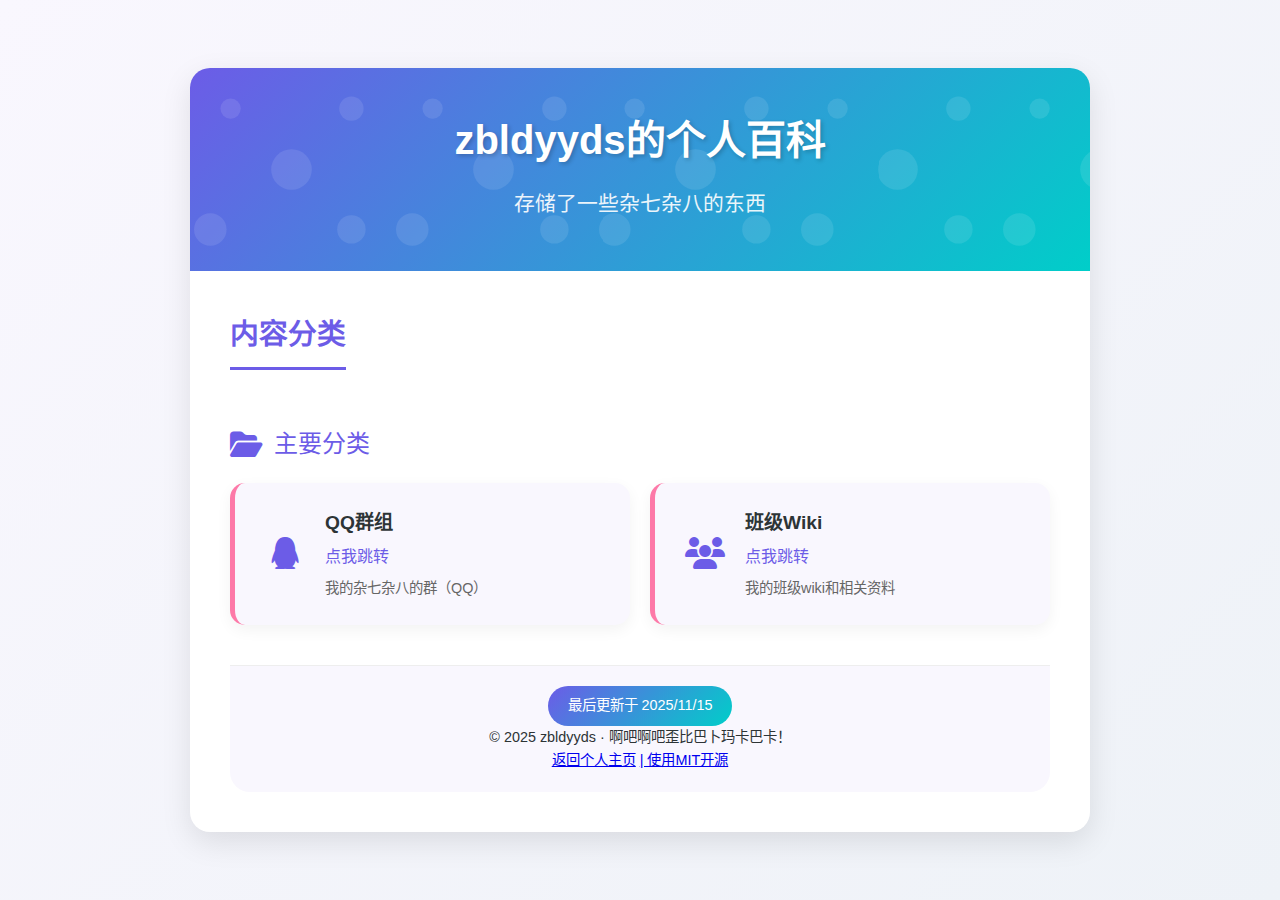
<file: index.html>
<!DOCTYPE html>
<html lang="zh-CN">
<head>
    <meta charset="UTF-8">
    <meta name="viewport" content="width=device-width, initial-scale=1.0">
    <title>zbldyyds的个人百科</title>
    <link rel="stylesheet" href="https://cdnjs.cloudflare.com/ajax/libs/font-awesome/6.4.0/css/all.min.css">
    <link rel="stylesheet" href="style.css">
    

</head>
<body>
    <div class="container">
        <header>
            <div class="decoration"></div>
            <div class="header-content">
                <h2>zbldyyds的个人百科</h2>
                <p class="subtitle">存储了一些杂七杂八的东西</p>
            </div>
        </header>
        
        <div class="content">
            <h3>内容分类</h3>
            
            <div class="category-title">
                <i class="fas fa-folder-open"></i>主要分类
            </div>
            
            <div class="link-grid">
                <div class="link-card">
                    <div class="link-icon">
                        <i class="fab fa-qq"></i>
                    </div>
                    <div class="link-content">
                        <div class="link-title">QQ群组</div>
                        <a href="./qun/" class="link-url" target="_blank">
                            点我跳转
                        </a>
                        <p class="link-description">我的杂七杂八的群（QQ）</p>
                    </div>
                </div>
                
                <div class="link-card">
                    <div class="link-icon">
                        <i class="fas fa-users"></i>
                    </div>
                    <div class="link-content">
                        <div class="link-title">班级Wiki</div>
                        <a href="./class" class="link-url" target="_blank">
                            点我跳转
                        </a>
                        <p class="link-description">我的班级wiki和相关资料</p>
                    </div>
                </div>
            </div>
            
            <div class="footer">
                <p class="update-info">最后更新于 2025/11/15</p>
                <p>© 2025 zbldyyds · 啊吧啊吧歪比巴卜玛卡巴卡！</p>
                <a href="./index.html" class="home-link">返回个人主页</a>
                <a href="https://github.com/zbldyyds/zbldyyds.github.io" class="home-link">| 使用MIT开源</a>
            </div>
        </div>
    </div>
</body>
</html>
</file>
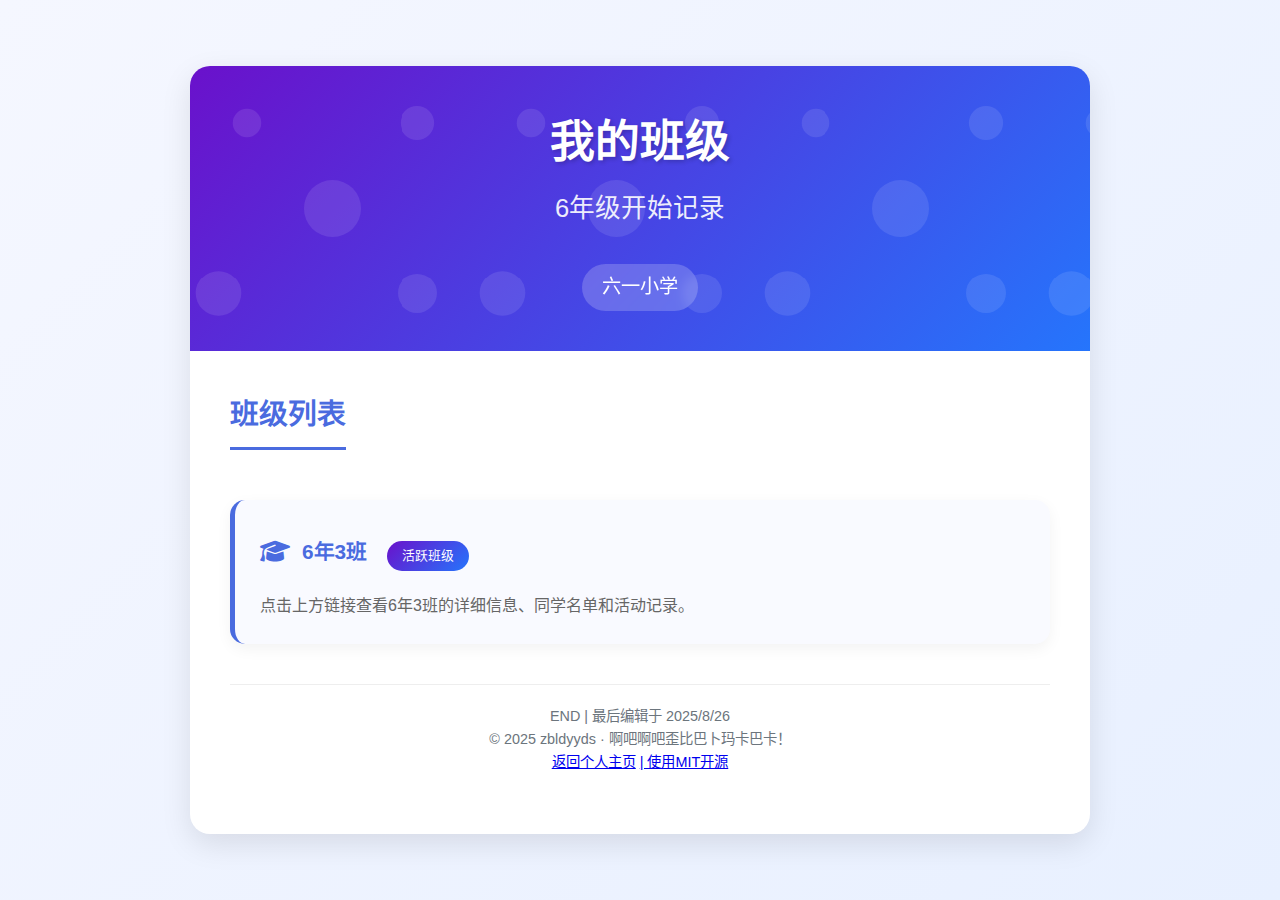
<file: class/index.html>
<!DOCTYPE html>
<html lang="zh-CN">
<head>
    <meta charset="UTF-8">
    <meta name="viewport" content="width=device-width, initial-scale=1.0">
    <title>我的班级 - 六一小学</title>
    <link rel="stylesheet" href="https://cdnjs.cloudflare.com/ajax/libs/font-awesome/6.4.0/css/all.min.css">
    <style>
        * {
            margin: 0;
            padding: 0;
            box-sizing: border-box;
            font-family: 'Segoe UI', 'Microsoft YaHei', sans-serif;
        }
        
        :root {
            --primary: #4a6bdf;
            --secondary: #6c757d;
            --success: #28a745;
            --info: #17a2b8;
            --warning: #ffc107;
            --danger: #dc3545;
            --light: #f8f9fa;
            --dark: #343a40;
            --gradient: linear-gradient(135deg, #6a11cb 0%, #2575fc 100%);
            --card-shadow: 0 10px 30px rgba(0, 0, 0, 0.1);
            --transition: all 0.3s ease;
        }
        
        body {
            background: linear-gradient(135deg, #f5f7ff 0%, #e8f0ff 100%);
            color: #333;
            line-height: 1.6;
            min-height: 100vh;
            padding: 20px;
            display: flex;
            flex-direction: column;
            align-items: center;
            justify-content: center;
        }
        
        .container {
            width: 100%;
            max-width: 900px;
            background: white;
            border-radius: 20px;
            box-shadow: var(--card-shadow);
            overflow: hidden;
        }
        
        header {
            background: var(--gradient);
            color: white;
            padding: 40px 30px;
            text-align: center;
            position: relative;
        }
        
        .header-content {
            position: relative;
            z-index: 2;
        }
        
        .decoration {
            position: absolute;
            top: 0;
            left: 0;
            width: 100%;
            height: 100%;
            opacity: 0.1;
            z-index: 1;
            background: url('data:image/svg+xml;utf8,<svg xmlns="http://www.w3.org/2000/svg" viewBox="0 0 100 100"><circle cx="20" cy="20" r="5" fill="white"/><circle cx="50" cy="50" r="10" fill="white"/><circle cx="80" cy="80" r="7" fill="white"/><circle cx="10" cy="80" r="8" fill="white"/><circle cx="80" cy="20" r="6" fill="white"/></svg>');
        }
        
        h1 {
            font-size: 2.8rem;
            margin-bottom: 10px;
            font-weight: 800;
            text-shadow: 2px 2px 4px rgba(0, 0, 0, 0.2);
        }
        
        h2 {
            font-size: 1.6rem;
            font-weight: 400;
            margin-bottom: 20px;
            opacity: 0.9;
        }
        
        .school-name {
            display: inline-block;
            background: rgba(255, 255, 255, 0.2);
            padding: 8px 20px;
            border-radius: 30px;
            font-size: 1.2rem;
            margin-top: 15px;
            backdrop-filter: blur(5px);
        }
        
        .content {
            padding: 40px;
        }
        
        h3 {
            color: var(--primary);
            font-size: 1.8rem;
            margin-bottom: 25px;
            padding-bottom: 10px;
            border-bottom: 3px solid var(--primary);
            display: inline-block;
        }
        
        .class-card {
            background: #f9faff;
            border-radius: 15px;
            padding: 25px;
            margin: 25px 0;
            box-shadow: 0 5px 15px rgba(0, 0, 0, 0.05);
            transition: var(--transition);
            border-left: 5px solid var(--primary);
        }
        
        .class-card:hover {
            transform: translateY(-5px);
            box-shadow: 0 8px 25px rgba(0, 0, 0, 0.1);
        }
        
        .class-link {
            display: inline-flex;
            align-items: center;
            color: var(--primary);
            text-decoration: none;
            font-size: 1.3rem;
            font-weight: 600;
            transition: var(--transition);
            padding: 10px 0;
        }
        
        .class-link i {
            margin-right: 12px;
            font-size: 1.5rem;
        }
        
        .class-link:hover {
            color: #2575fc;
            transform: translateX(5px);
        }
        
        .footer {
            text-align: center;
            margin-top: 40px;
            padding: 20px;
            color: var(--secondary);
            font-size: 0.9rem;
            border-top: 1px solid #eee;
        }
        
        .badge {
            display: inline-block;
            background: var(--gradient);
            color: white;
            padding: 5px 15px;
            border-radius: 20px;
            font-size: 0.8rem;
            margin-left: 15px;
            vertical-align: middle;
        }
        
        @media (max-width: 768px) {
            h1 {
                font-size: 2.2rem;
            }
            
            h2 {
                font-size: 1.3rem;
            }
            
            .content {
                padding: 25px;
            }
            
            .class-card {
                padding: 20px;
            }
            
            .class-link {
                font-size: 1.1rem;
            }
        }
        
        @media (max-width: 480px) {
            header {
                padding: 30px 20px;
            }
            
            h1 {
                font-size: 1.8rem;
            }
            
            h2 {
                font-size: 1.1rem;
            }
            
            .content {
                padding: 20px 15px;
            }
            
            h3 {
                font-size: 1.5rem;
            }
            
            .class-link {
                font-size: 1rem;
            }
            
            .badge {
                display: block;
                margin: 10px 0 0 0;
                width: fit-content;
            }
        }
    </style>
</head>
<body>
    <div class="container">
        <header>
            <div class="decoration"></div>
            <div class="header-content">
                <h1>我的班级</h1>
                <h2>6年级开始记录</h2>
                <div class="school-name">六一小学</div>
            </div>
        </header>
        
        <div class="content">
            <h3>班级列表</h3>
            
            <div class="class-card">
                <a href="https://zbldyyds.github.io/class/6_3class.html" target="_blank" rel="noopener" class="class-link">
                    <i class="fas fa-graduation-cap"></i>
                    6年3班
                </a>
                <span class="badge">活跃班级</span>
                <p style="margin-top: 15px; color: #666;">点击上方链接查看6年3班的详细信息、同学名单和活动记录。</p>
            </div>
            
            <div class="footer">
                <p>END | 最后编辑于 2025/8/26</p>
                <p>© 2025 zbldyyds · 啊吧啊吧歪比巴卜玛卡巴卡！</p>
            <a href="../index.html" class="home-link">返回个人主页</a>
            <a href="https://github.com/zbldyyds/zbldyyds.github.io" class="home-link">| 使用MIT开源</a>
            </div>
        </div>

    </div>
</body>

</html>
</file>
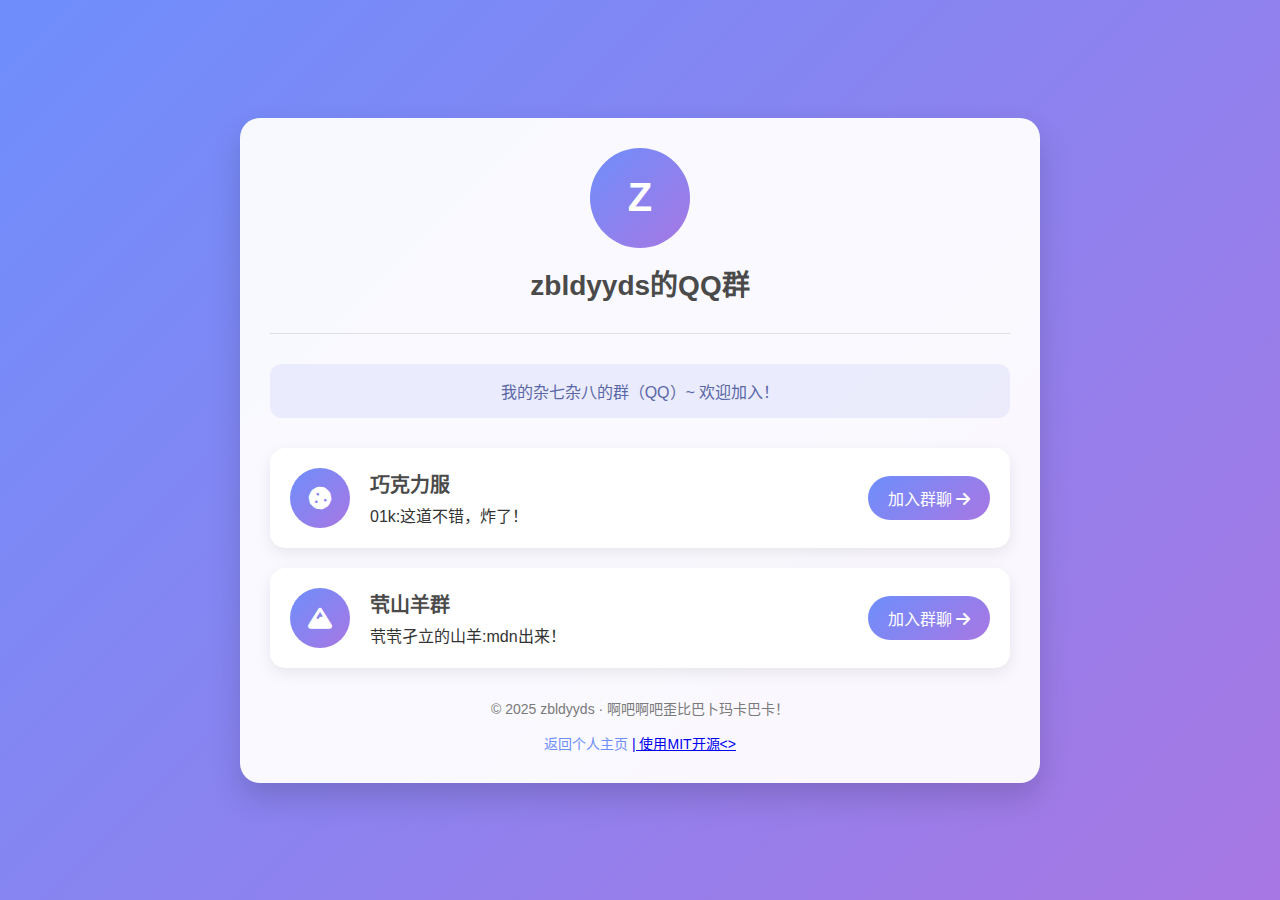
<file: qun/index.html>
<!DOCTYPE html>
<html lang="zh-CN">
<head>
    <meta charset="utf-8">
    <meta name="viewport" content="width=device-width, initial-scale=1.0">
    <title>zbldyyds - 杂七杂八的QQ群</title>
    <link rel="stylesheet" href="https://cdnjs.cloudflare.com/ajax/libs/font-awesome/6.4.0/css/all.min.css">
    <style>
                * {
            margin: 0;
            padding: 0;
            box-sizing: border-box;
            font-family: 'Segoe UI', Tahoma, Geneva, Verdana, sans-serif;
        }
        
        body {
            background: linear-gradient(135deg, #6e8efb, #a777e3);
            color: #333;
            min-height: 100vh;
            padding: 20px;
            display: flex;
            flex-direction: column;
            align-items: center;
            justify-content: center;
        }
        
        .container {
            max-width: 800px;
            width: 100%;
            background: rgba(255, 255, 255, 0.95);
            border-radius: 20px;
            padding: 30px;
            box-shadow: 0 15px 30px rgba(0, 0, 0, 0.15);
        }
        
        header {
            text-align: center;
            margin-bottom: 30px;
            padding-bottom: 20px;
            border-bottom: 1px solid rgba(0, 0, 0, 0.1);
        }
        
        .avatar {
            width: 100px;
            height: 100px;
            border-radius: 50%;
            margin: 0 auto 15px;
            background: linear-gradient(135deg, #6e8efb, #a777e3);
            display: flex;
            align-items: center;
            justify-content: center;
            color: white;
            font-size: 40px;
            font-weight: bold;
        }
        
        h1 {
            color: #4a4a4a;
            margin-bottom: 10px;
            font-size: 28px;
        }
        
        .description {
            background: rgba(107, 119, 229, 0.1);
            padding: 15px;
            border-radius: 12px;
            margin-bottom: 30px;
            text-align: center;
            color: #5a67a7;
            font-size: 16px;
        }
        
        .groups-container {
            display: flex;
            flex-direction: column;
            gap: 20px;
            margin-bottom: 30px;
        }
        
        .group-card {
            background: white;
            border-radius: 15px;
            padding: 20px;
            box-shadow: 0 5px 15px rgba(0, 0, 0, 0.08);
            transition: transform 0.3s, box-shadow 0.3s;
            display: flex;
            align-items: center;
        }
        
        .group-card:hover {
            transform: translateY(-5px);
            box-shadow: 0 10px 25px rgba(0, 0, 0, 0.15);
        }
        
        .group-icon {
            width: 60px;
            height: 60px;
            border-radius: 50%;
            background: linear-gradient(135deg, #6e8efb, #a777e3);
            display: flex;
            align-items: center;
            justify-content: center;
            color: white;
            font-size: 24px;
            margin-right: 20px;
            flex-shrink: 0;
        }
        
        .group-info {
            flex-grow: 1;
        }
        
        .group-name {
            font-size: 20px;
            margin-bottom: 5px;
            color: #4a4a4a;
        }
        
        .group-link {
            display: inline-block;
            padding: 10px 20px;
            background: linear-gradient(135deg, #6e8efb, #a777e3);
            color: white;
            text-decoration: none;
            border-radius: 50px;
            font-weight: 500;
            transition: all 0.3s;
        }
        
        .group-link:hover {
            background: linear-gradient(135deg, #5d7ce0, #9666d3);
            box-shadow: 0 5px 15px rgba(107, 119, 229, 0.4);
        }
        
        footer {
            text-align: center;
            margin-top: 30px;
            color: #7a7a7a;
            font-size: 14px;
        }
        
        .home-link {
            display: inline-block;
            margin-top: 15px;
            color: #6e8efb;
            text-decoration: none;
            font-weight: 500;
        }
        
        .home-link:hover {
            text-decoration: underline;
        }
        
        @media (max-width: 768px) {
            .container {
                padding: 20px;
            }
            
            .group-card {
                flex-direction: column;
                text-align: center;
            }
            
            .group-icon {
                margin-right: 0;
                margin-bottom: 15px;
            }
            
            h1 {
                font-size: 24px;
            }
        }
    </style>
</head>
<body>
    <div class="container">
        <header>
            <div class="avatar">Z</div>
            <h1>zbldyyds的QQ群</h1>
        </header>
        
        <div class="description">
            <p>我的杂七杂八的群（QQ）~ 欢迎加入！</p>
        </div>
        
        <div class="groups-container">
            <div class="group-card">
                <div class="group-icon">
                    <i class="fas fa-cookie"></i>
                </div>
                <div class="group-info">
                    <h3 class="group-name">巧克力服</h3>
                    <p>01k:这道不错，炸了！</p>
                </div>
                <a href="qklf.html" target="_blank" rel="noopener" class="group-link">
                    加入群聊 <i class="fas fa-arrow-right"></i>
                </a>
            </div>
            
            <div class="group-card">
                <div class="group-icon">
                    <i class="fas fa-mountain"></i>
                </div>
                <div class="group-info">
                    <h3 class="group-name">茕山羊群</h3>
                    <p>茕茕孑立的山羊:mdn出来！</p>
                </div>
                <a href="qsyq.html" target="_blank" rel="noopener" class="group-link">
                    加入群聊 <i class="fas fa-arrow-right"></i>
                </a>
            </div>
        </div>
        
        <footer>
            <p>© 2025 zbldyyds · 啊吧啊吧歪比巴卜玛卡巴卡！</p>
            <a href="https://zbldyyds.github.io/" class="home-link">返回个人主页</a>
            <a href="https://github.com/zbldyyds/zbldyyds.github.io">| 使用MIT开源<>
        </footer>
    </div>

    <script>
        // 添加简单的动画效果
        document.addEventListener('DOMContentLoaded', function() {
            const groupCards = document.querySelectorAll('.group-card');
            
            groupCards.forEach((card, index) => {
                // 添加延迟显示效果
                card.style.opacity = '0';
                card.style.transform = 'translateY(20px)';
                
                setTimeout(() => {
                    card.style.transition = 'opacity 0.5s, transform 0.5s';
                    card.style.opacity = '1';
                    card.style.transform = 'translateY(0)';
                }, 200 + (index * 150));
            });
        });
    </script>
</body>
</html>
</file>
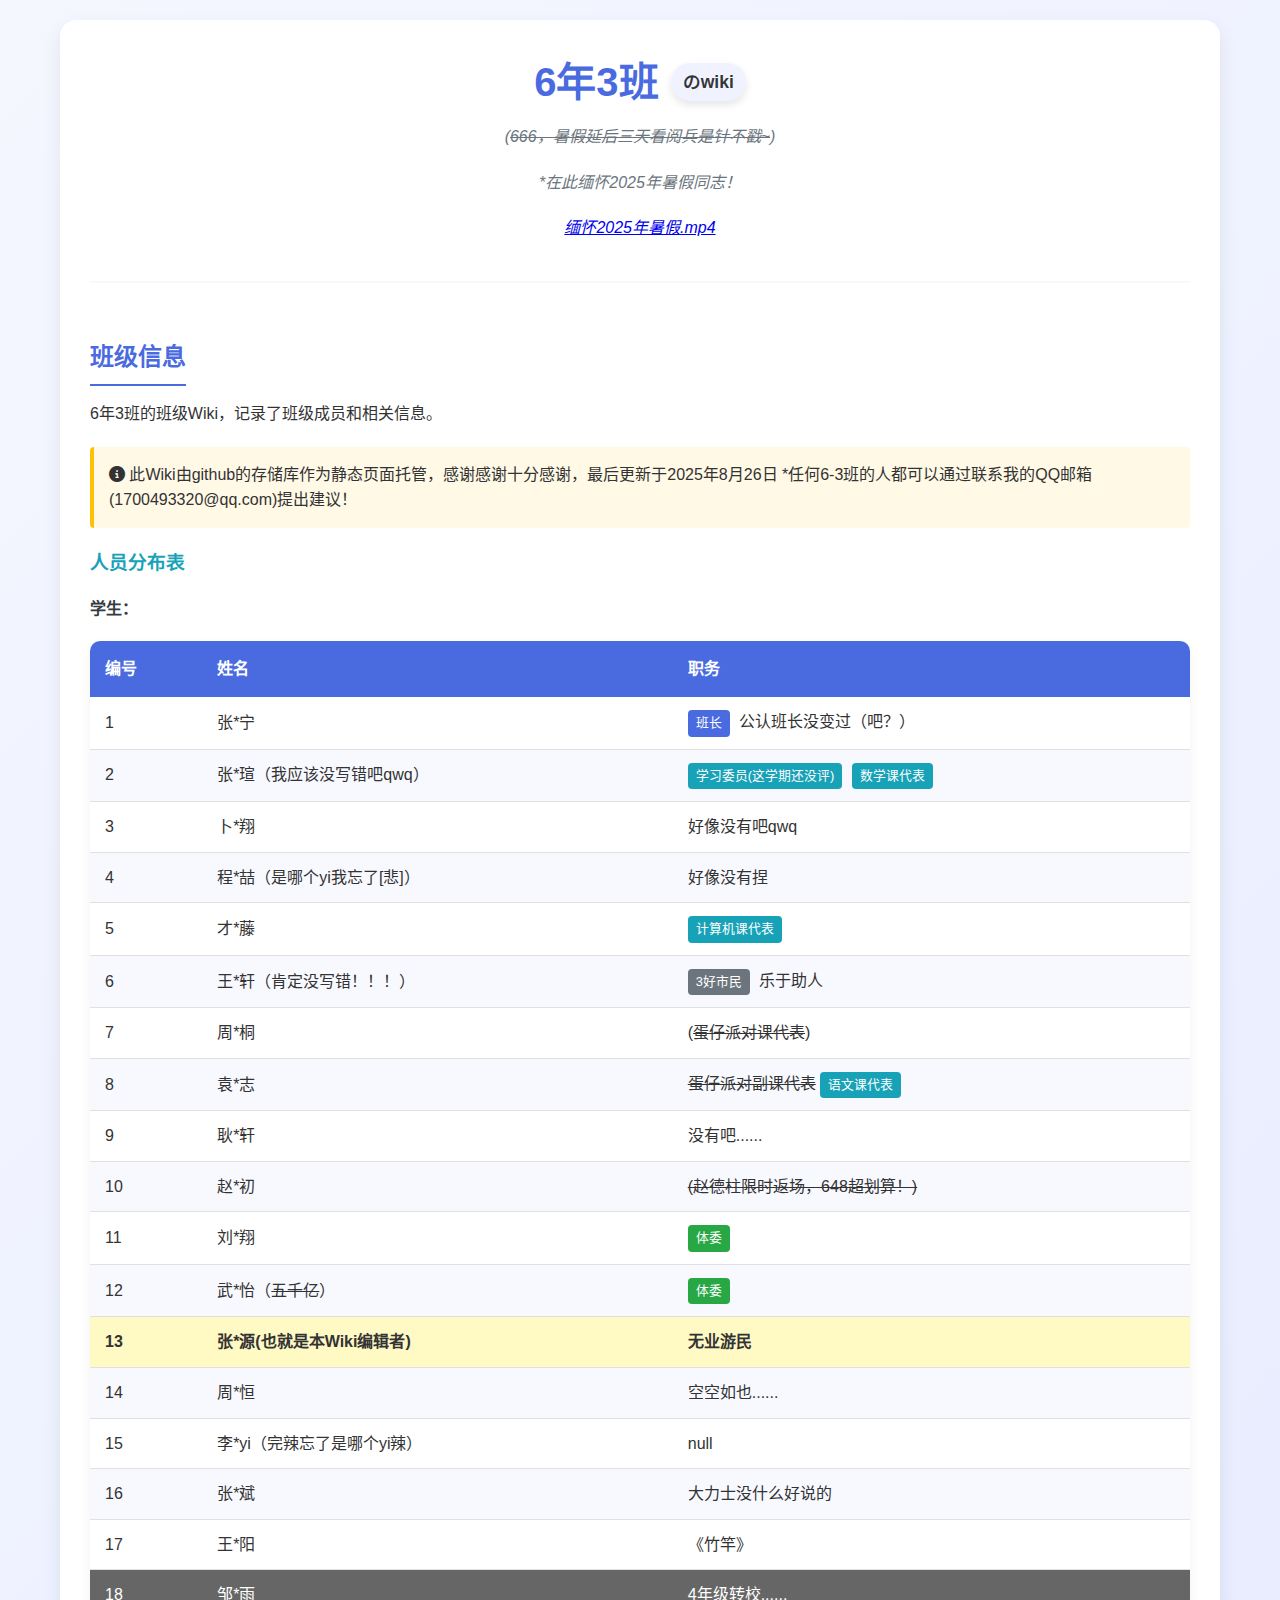
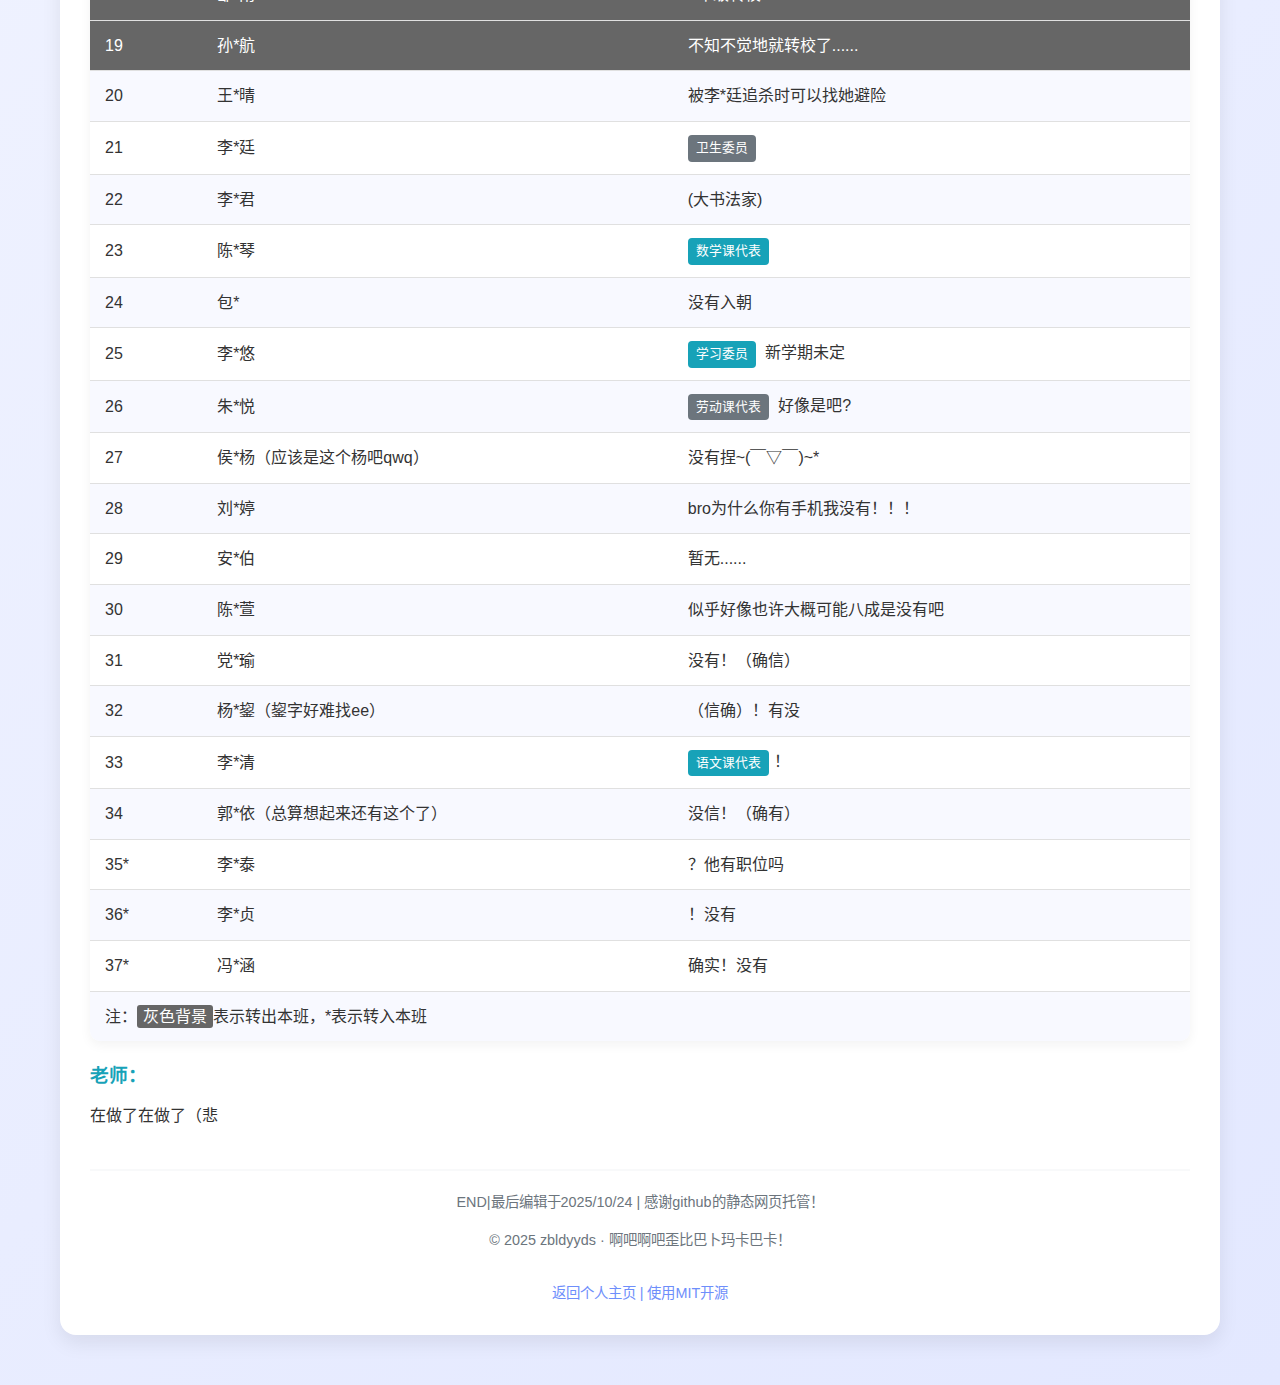
<file: class/6_3class.html>
<!DOCTYPE html>
<html lang="zh-CN">
<head>
    <meta charset="UTF-8">
    <meta name="viewport" content="width=device-width, initial-scale=1.0">
    <title>6年3班班级Wiki</title>
    <link rel="stylesheet" href="https://cdnjs.cloudflare.com/ajax/libs/font-awesome/6.4.0/css/all.min.css">
    <style>
        :root {
            --primary: #4a6bdf;
            --secondary: #6c757d;
            --success: #28a745;
            --info: #17a2b8;
            --warning: #ffc107;
            --danger: #dc3545;
            --light: #f8f9fa;
            --dark: #343a40;
            --bg-gradient: linear-gradient(135deg, #f5f7ff 0%, #e3e8ff 100%);
            --card-shadow: 0 8px 20px rgba(0, 0, 0, 0.08);
            --transition: all 0.3s ease;
        }

        * {
            margin: 0;
            padding: 0;
            box-sizing: border-box;
            font-family: 'Segoe UI', 'Microsoft YaHei', sans-serif;
        }

        body {
            background: var(--bg-gradient);
            color: #333;
            line-height: 1.6;
            padding: 20px;
            max-width: 1200px;
            margin: 0 auto;
        }

        .container {
            background: white;
            border-radius: 16px;
            box-shadow: var(--card-shadow);
            padding: 30px;
            margin-bottom: 30px;
        }

        header {
            text-align: center;
            margin-bottom: 30px;
            padding-bottom: 20px;
            border-bottom: 2px solid var(--light);
        }

        h1 {
            color: var(--primary);
            font-size: 2.5rem;
            margin-bottom: 10px;
            display: flex;
            align-items: center;
            justify-content: center;
            flex-wrap: wrap;
        }

        h1 .wiki-badge {
            background: #F0F3FF;
            color: rgba(0, 0, 0, 0.8);
            font-family: Arial, Helvetica, sans-serif;
            font-size: 1.1rem;
            padding: 5px 12px;
            border-radius: 20px;
            margin-left: 12px;
            font-weight: 700;
            box-shadow: 0 4px 8px rgba(0, 0, 0, 0.1);
        }

        .subtitle {
            color: var(--secondary);
            font-style: italic;
            margin-bottom: 20px;
        }

        h2 {
            color: var(--primary);
            margin: 25px 0 15px;
            padding-bottom: 8px;
            border-bottom: 2px solid var(--primary);
            display: inline-block;
        }

        h3 {
            color: var(--info);
            margin: 20px 0 12px;
        }

        h4 {
            color: var(--dark);
            margin: 18px 0 10px;
        }

        p {
            margin-bottom: 15px;
        }

        .note {
            background: #fff9e6;
            padding: 15px;
            border-left: 4px solid var(--warning);
            border-radius: 4px;
            margin: 20px 0;
        }

        .student-table {
            width: 100%;
            border-collapse: collapse;
            margin: 20px 0;
            box-shadow: 0 4px 12px rgba(0, 0, 0, 0.05);
            border-radius: 10px;
            overflow: hidden;
        }

        .student-table th {
            background: var(--primary);
            color: white;
            padding: 15px;
            text-align: left;
        }

        .student-table tr:nth-child(even) {
            background: #f8f9ff;
        }

        .student-table tr:hover {
            background: #e6eeff;
            transition: var(--transition);
        }

        .student-table td {
            padding: 12px 15px;
            border-bottom: 1px solid #e0e0e0;
        }

        .student-table tr:last-child td {
            border-bottom: none;
        }

        .editor {
            background: #FFF9C4 !important;
            font-weight: bold;
        }

        .transferred {
            background: #666666 !important;
            color: white !important;
        }

        .footer {
            text-align: center;
            margin-top: 40px;
            padding-top: 20px;
            border-top: 2px solid var(--light);
            color: var(--secondary);
            font-size: 0.9rem;
        }

        .tag {
            display: inline-block;
            padding: 3px 8px;
            border-radius: 4px;
            font-size: 0.8rem;
            margin-right: 5px;
            color: white;
        }

        .tag-leader { background: var(--primary); }
        .tag-subject { background: var(--info); }
        .tag-sports { background: var(--success); }
        .tag-other { background: var(--secondary); }

        @media (max-width: 768px) {
            body {
                padding: 15px;
            }
            
            h1 {
                font-size: 2rem;
            }
            
            .student-table {
                font-size: 0.9rem;
            }
            
            .student-table th,
            .student-table td {
                padding: 10px;
            }
        }

        @media (max-width: 480px) {
            .container {
                padding: 15px;
            }
            
            h1 {
                font-size: 1.7rem;
            }
            
            .student-table {
                font-size: 0.8rem;
            }
            
            .student-table th,
            .student-table td {
                padding: 8px;
            }
        }
        .home-link {
            display: inline-block;
            margin-top: 15px;
            color: #6e8efb;
            text-decoration: none;
            font-weight: 500;
        }
        
        .home-link:hover {
            text-decoration: underline;
        }
    </style>
</head>
<body>
    <div class="container">
        <header>
            <h1>
                6年3班<span class="wiki-badge">のwiki</span>
            </h1>
            <p class="subtitle">(<s>666，暑假延后三天看阅兵是针不戳~</s>)</p>
            <p class="subtitle">*在此缅怀2025年暑假同志！</p>
            <p class="subtitle"><a href="https://zbldyyds.github.io/video/2025mhsj.mp4">缅怀2025年暑假.mp4</a></p>
        </header>

        <main>
            <h2>班级信息</h2>
            <p>6年3班的班级Wiki，记录了班级成员和相关信息。</p>
            
            <div class="note">
                <i class="fas fa-info-circle"></i> 此Wiki由github的存储库作为静态页面托管，感谢感谢十分感谢，最后更新于2025年8月26日    *任何6-3班的人都可以通过联系我的QQ邮箱(1700493320@qq.com)提出建议！
            </div>

            <h3>人员分布表</h3>
            
            <h4>学生：</h4>
            <table class="student-table">
                <thead>
                    <tr>
                        <th>编号</th>
                        <th>姓名</th>
                        <th>职务</th>
                    </tr>
                </thead>
                <tbody>
                    <tr>
                        <td>1</td>
                        <td>张*宁</td>
                        <td><span class="tag tag-leader">班长</span> 公认班长没变过（吧？）</td>
                    </tr>
                    <tr>
                        <td>2</td>
                        <td>张*瑄（我应该没写错吧qwq）</td>
                        <td><span class="tag tag-subject">学习委员(这学期还没评)</span> <span class="tag tag-subject">数学课代表</span></td>
                    </tr>
                    <tr>
                        <td>3</td>
                        <td>卜*翔</td>
                        <td>好像没有吧qwq</td>
                    </tr>
                    <tr>
                        <td>4</td>
                        <td>程*喆（是哪个yi我忘了[悲]）</td>
                        <td>好像没有捏</td>
                    </tr>
                    <tr>
                        <td>5</td>
                        <td>才*藤</td>
                        <td><span class="tag tag-subject">计算机课代表</span></td>
                    </tr>
                    <tr>
                        <td>6</td>
                        <td>王*轩（肯定没写错！！！）</td>
                        <td><span class="tag tag-other">3好市民</span> 乐于助人</td>
                    </tr>
                    <tr>
                        <td>7</td>
                        <td>周*桐</td>
                        <td>(<s>蛋仔派对课代表</s>)</td>
                    </tr>
                    <tr>
                        <td>8</td>
                        <td>袁*志</td>
                        <td><s>蛋仔派对副课代表</s> <span class="tag tag-subject">语文课代表</span></td>
                    </tr>
                    <tr>
                        <td>9</td>
                        <td>耿*轩</td>
                        <td>没有吧......</td>
                    </tr>
                    <tr>
                        <td>10</td>
                        <td>赵*初</td>
                        <td><s>(赵德柱限时返场，648超划算！)</s></td>
                    </tr>
                    <tr>
                        <td>11</td>
                        <td>刘*翔</td>
                        <td><span class="tag tag-sports">体委</span></td>
                    </tr>
                    <tr>
                        <td>12</td>
                        <td>武*怡（<s>五千亿</s>）</td>
                        <td><span class="tag tag-sports">体委</span></td>
                    </tr>
                    <tr class="editor">
                        <td>13</td>
                        <td>张*源(也就是本Wiki编辑者)</td>
                        <td>无业游民</td>
                    </tr>
                    <tr>
                        <td>14</td>
                        <td>周*恒</td>
                        <td>空空如也......</td>
                    </tr>
                    <tr>
                        <td>15</td>
                        <td>李*yi（完辣忘了是哪个yi辣）</td>
                        <td>null</td>
                    </tr>
                    <tr>
                        <td>16</td>
                        <td>张*斌</td>
                        <td>大力士没什么好说的</td>
                    </tr>
                    <tr>
                        <td>17</td>
                        <td>王*阳</td>
                        <td>《竹竿》</td>
                    </tr>
                    <tr class="transferred">
                        <td>18</td>
                        <td>邹*雨</td>
                        <td>4年级转校......</td>
                    </tr>
                    <tr class="transferred">
                        <td>19</td>
                        <td>孙*航</td>
                        <td>不知不觉地就转校了......</td>
                    </tr>
                    <tr>
                        <td>20</td>
                        <td>王*晴</td>
                        <td>被李*廷追杀时可以找她避险</td>
                    </tr>
                    <tr>
                        <td>21</td>
                        <td>李*廷</td>
                        <td><span class="tag tag-other">卫生委员</span></td>
                    </tr>
                    <tr>
                        <td>22</td>
                        <td>李*君</td>
                        <td>(大书法家)</td>
                    </tr>
                    <tr>
                        <td>23</td>
                        <td>陈*琴</td>
                        <td><span class="tag tag-subject">数学课代表</span></td>
                    </tr>
                    <tr>
                        <td>24</td>
                        <td>包*</td>
                        <td>没有入朝</td>
                    </tr>
                    <tr>
                        <td>25</td>
                        <td>李*悠</td>
                        <td><span class="tag tag-subject">学习委员</span> 新学期未定</td>
                    </tr>
                    <tr>
                        <td>26</td>
                        <td>朱*悦</td>
                        <td><span class="tag tag-other">劳动课代表</span> 好像是吧?</td>
                    </tr>
                    <tr>
                        <td>27</td>
                        <td>侯*杨（应该是这个杨吧qwq）</td>
                        <td>没有捏~(￣▽￣)~*</td>
                    </tr>
                    <tr>
                        <td>28</td>
                        <td>刘*婷</td>
                        <td>bro为什么你有手机我没有！！！</td>
                    </tr>
                    <tr>
                        <td>29</td>
                        <td>安*伯</td>
                        <td>暂无......</td>
                    </tr>
                    <tr>
                        <td>30</td>
                        <td>陈*萱</td>
                        <td>似乎好像也许大概可能八成是没有吧</td>
                    </tr>
                    <tr>
                        <td>31</td>
                        <td>党*瑜</td>
                        <td>没有！（确信）</td>
                    </tr>
                    <tr>
                        <td>32</td>
                        <td>杨*鋆（鋆字好难找ee）</td>
                        <td>（信确）！有没</td>
                    </tr>
                    <tr>
                        <td>33</td>
                        <td>李*清</td>
                        <td><span class="tag tag-subject">语文课代表</span>！</td>
                    </tr>
                    <tr>
                        <td>34</td>
                        <td>郭*依（总算想起来还有这个了）</td>
                        <td>没信！（确有）</td>
                    </tr>
                    <tr>
                        <td>35*</td>
                        <td>李*泰</td>
                        <td>？他有职位吗</td>
                    </tr>
                    <tr>
                        <td>36*</td>
                        <td>李*贞</td>
                        <td>！没有</td>
                    </tr>
                    <tr>
                        <td>37*</td>
                        <td>冯*涵</td>
                        <td>确实！没有</td>
                    </tr>
                    <tr>
                        <td colspan="3">
                            注：<span style="background-color:#666666;color:white;padding:3px 6px;border-radius:3px;">灰色背景</span>表示转出本班，*表示转入本班
                        </td>
                    </tr>
                </tbody>
            </table>

            <h3>老师：</h3>
            <p>在做了在做了（悲</p>
        </main>

        <div class="footer">
            <p>END|最后编辑于2025/10/24 | 感谢github的静态网页托管！</p>
            <p>© 2025 zbldyyds · 啊吧啊吧歪比巴卜玛卡巴卡！</p>
            <a href="../index.html" class="home-link">返回个人主页</a>
            <a href="https://github.com/zbldyyds/zbldyyds.github.io" class="home-link">| 使用MIT开源</a>
        </div>

    </div>
</body>
</html>
</file>
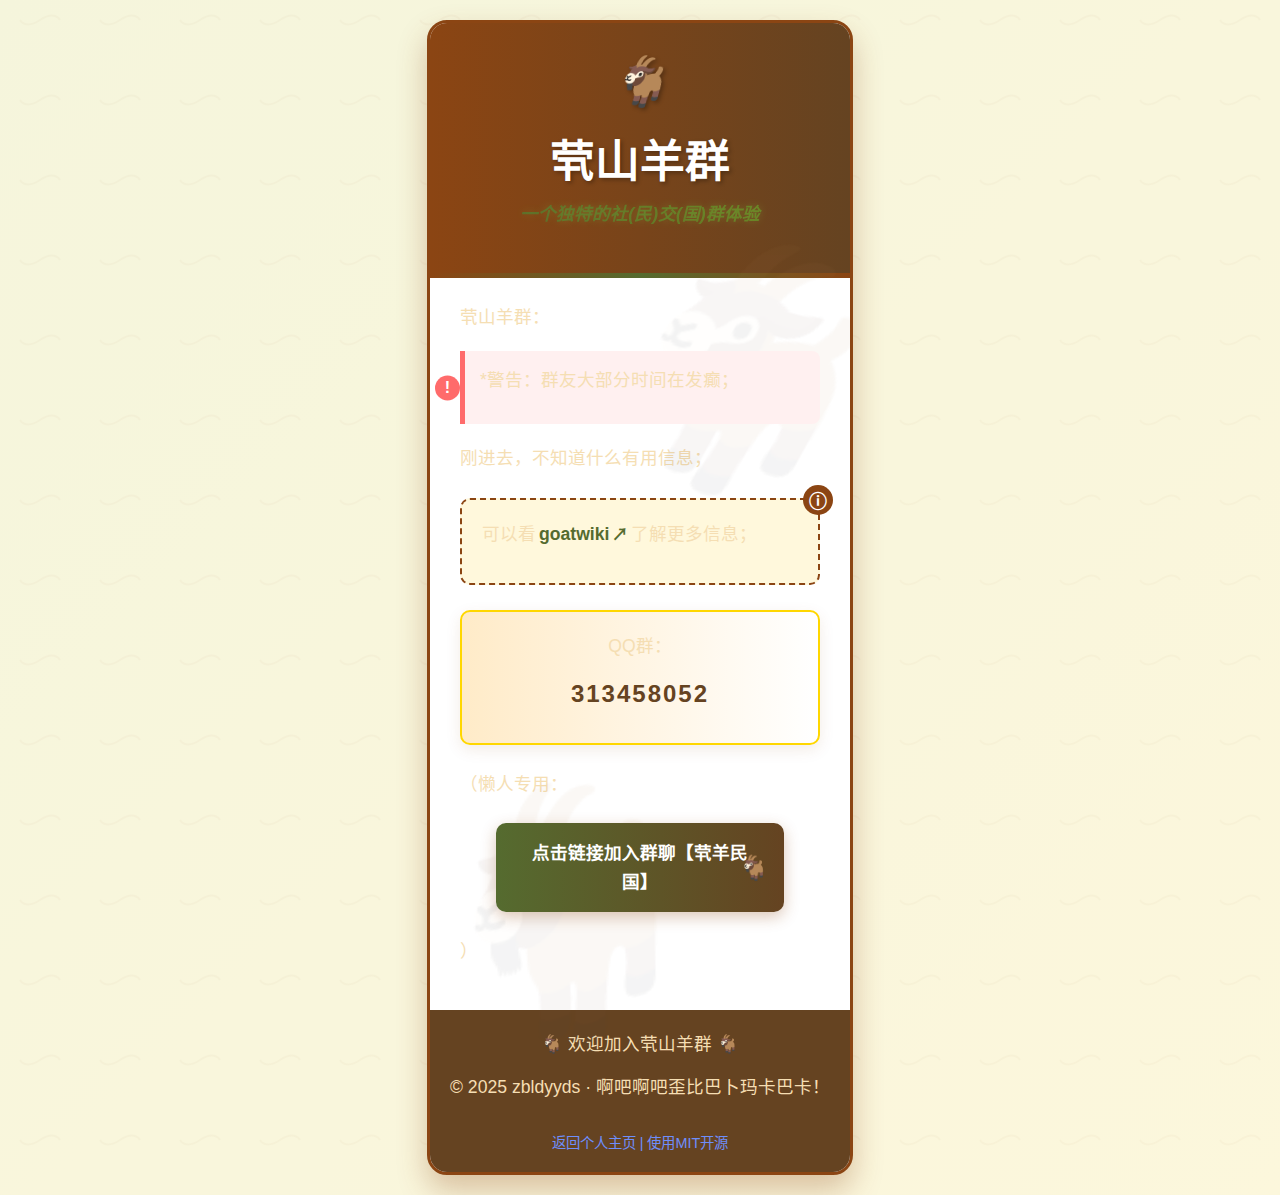
<file: qun/qsyq.html>
<!DOCTYPE html>
<html lang="zh-CN">
<head>
<meta charset="utf-8">
<meta name="viewport" content="width=device-width, initial-scale=1.0">
<title>茕山羊群</title>
<link rel="stylesheet" href="https://cdnjs.cloudflare.com/ajax/libs/font-awesome/6.4.0/css/all.min.css">
<style>
        :root {
        --goat-brown: #8B4513;
        --goat-light: #F5F5DC;
        --goat-dark: #654321;
        --goat-green: #556B2F;
        --goat-green-light: #6B8E23;
        --goat-cream: #FFF8DC;
        --goat-shadow: rgba(139, 69, 19, 0.3);
    }
    
    * {
        margin: 0;
        padding: 0;
        box-sizing: border-box;
        font-family: 'Segoe UI', Tahoma, Geneva, Verdana, sans-serif;
    }
    
    body {
        background: linear-gradient(135deg, var(--goat-light), var(--goat-cream));
        min-height: 100vh;
        display: flex;
        justify-content: center;
        align-items: center;
        padding: 20px;
        position: relative;
        overflow-x: hidden;
    }
    
    body::before {
        content: '';
        position: absolute;
        top: 0;
        left: 0;
        right: 0;
        bottom: 0;
        background-image: url("data:image/svg+xml,%3Csvg xmlns='http://www.w3.org/2000/svg' width='80' height='80' viewBox='0 0 80 80'%3E%3Cpath d='M0 0h80v80H0z' fill='%23f5f5dc'/%3E%3Cpath d='M20,20c0,0,5,10,20,0s20,0,20,0' stroke='%238B4513' fill='none' stroke-width='2' opacity='0.1'/%3E%3C/svg%3E");
        opacity: 0.3;
        z-index: -1;
    }
    
    .container {
        max-width: 800px;
        background: white;
        border-radius: 20px;
        overflow: hidden;
        box-shadow: 0 15px 30px var(--goat-shadow);
        border: 3px solid var(--goat-brown);
        position: relative;
    }
    
    .header {
        background: linear-gradient(to right, var(--goat-brown), var(--goat-dark));
        color: white;
        padding: 30px;
        text-align: center;
        position: relative;
        overflow: hidden;
    }
    
    .goat-icon {
        font-size: 3rem;
        margin-bottom: 15px;
        display: block;
        text-shadow: 2px 2px 4px rgba(0, 0, 0, 0.3);
    }
    
    h1 {
        font-size: 2.8rem;
        margin-bottom: 10px;
        text-shadow: 2px 2px 4px rgba(0, 0, 0, 0.3);
    }
    
    .subtitle {
        font-style: italic;
        opacity: 0.9;
        background: linear-gradient(45deg, var(--goat-green), var(--goat-green-light), #8FBC8F);
        background-size: 200% auto;
        -webkit-background-clip: text;
        background-clip: text;
        -webkit-text-fill-color: transparent;
        animation: gradientShift 3s ease infinite;
        font-weight: bold;
        text-shadow: 0 0 8px rgba(139, 195, 74, 0.3);
    }
    
    @keyframes gradientShift {
        0% { background-position: 0% 50%; }
        50% { background-position: 100% 50%; }
        100% { background-position: 0% 50%; }
    }
    
    .content {
        padding: 30px;
        background: white;
        position: relative;
    }
    
    .content::before {
        content: '';
        position: absolute;
        top: 0;
        left: 0;
        right: 0;
        height: 5px;
        background: linear-gradient(to right, var(--goat-brown), var(--goat-green), var(--goat-brown));
    }
    
    .warning {
        background: #FFF0F0;
        border-left: 5px solid #FF6B6B;
        padding: 15px;
        margin: 20px 0;
        border-radius: 0 8px 8px 0;
        position: relative;
    }
    
    .warning::before {
        content: '!';
        position: absolute;
        left: -30px;
        top: 50%;
        transform: translateY(-50%);
        width: 25px;
        height: 25px;
        background: #FF6B6B;
        color: white;
        border-radius: 50%;
        display: flex;
        justify-content: center;
        align-items: center;
        font-weight: bold;
    }
    
    .info-box {
        background: var(--goat-cream);
        border: 2px dashed var(--goat-brown);
        border-radius: 10px;
        padding: 20px;
        margin: 25px 0;
        position: relative;
    }
    
    .info-box::after {
        content: 'ⓘ';
        position: absolute;
        top: -15px;
        right: -15px;
        width: 30px;
        height: 30px;
        background: var(--goat-brown);
        color: white;
        border-radius: 50%;
        display: flex;
        justify-content: center;
        align-items: center;
        font-weight: bold;
        font-size: 18px;
    }
    
    p {
        margin-bottom: 15px;
        line-height: 1.6;
        color: wheat;
        font-size: 1.1rem;
    }
    
    .wiki-link {
        color: var(--goat-green);
        text-decoration: none;
        font-weight: bold;
        position: relative;
        padding: 0 3px;
        transition: all 0.3s ease;
    }
    
    .wiki-link:hover {
        color: var(--goat-brown);
        text-decoration: underline;
    }
    
    .wiki-link::after {
        content: '↗';
        margin-left: 3px;
        font-size: 0.9em;
    }
    
    .qq-info {
        background: linear-gradient(to right, #FFEBC8, #FFFFFF);
        border-radius: 10px;
        padding: 20px;
        margin: 25px 0;
        text-align: center;
        border: 2px solid #FFD700;
        box-shadow: 0 5px 15px rgba(139, 69, 19, 0.1);
    }
    
    .qq-number {
        font-size: 1.5rem;
        font-weight: bold;
        color: var(--goat-dark);
        letter-spacing: 2px;
        margin: 10px 0;
    }
    
    .lazy-button {
        display: block;
        text-align: center;
        background: linear-gradient(to right, var(--goat-green), var(--goat-dark));
        color: white;
        padding: 16px 25px;
        border-radius: 10px;
        text-decoration: none;
        font-weight: bold;
        margin: 25px auto;
        transition: all 0.3s ease;
        width: 80%;
        box-shadow: 0 5px 15px var(--goat-shadow);
        position: relative;
        overflow: hidden;
    }
    
    .lazy-button:hover {
        transform: translateY(-3px);
        box-shadow: 0 8px 20px var(--goat-shadow);
    }
    
    .lazy-button:active {
        transform: translateY(1px);
    }
    
    .lazy-button::after {
        content: '🐐';
        position: absolute;
        right: 15px;
        top: 50%;
        transform: translateY(-50%);
        font-size: 1.5rem;
    }
    
    .footer {
        text-align: center;
        padding: 20px;
        background: var(--goat-dark);
        color: white;
        font-size: 0.9rem;
    }
    
    .goat-silhouette {
        position: absolute;
        opacity: 0.05;
        font-size: 15rem;
        z-index: 0;
        pointer-events: none;
    }
    
    .goat-1 {
        bottom: -50px;
        left: -30px;
        transform: rotate(-15deg);
    }
    
    .goat-2 {
        top: -50px;
        right: -30px;
        transform: rotate(15deg);
    }
    
    @media (max-width: 600px) {
        .container {
            margin: 10px;
        }
        
        .header {
            padding: 20px;
        }
        
        h1 {
            font-size: 2rem;
        }
        
        .content {
            padding: 20px;
        }
        
        .lazy-button {
            width: 90%;
            padding: 14px 20px;
        }
        
        .goat-silhouette {
            font-size: 10rem;
        }
    }
        .home-link {
            display: inline-block;
            margin-top: 15px;
            color: #6e8efb;
            text-decoration: none;
            font-weight: 500;
        }
        
        .home-link:hover {
            text-decoration: underline;
        }
</style>
</head>
<body>

<div class="container">
    <div class="header">
        <i class="goat-icon">🐐</i>
        <h1>茕山羊群</h1>
        <p class="subtitle">一个独特的社(民)交(国)群体验</p>
    </div>
    
    <div class="content">
        <i class="goat-silhouette goat-1">🐐</i>
        <i class="goat-silhouette goat-2">🐐</i>
        
        <p>茕山羊群：</p>
        
        <div class="warning">
            <p>*警告：群友大部分时间在发癫；</p>
        </div>
        
        <p>刚进去，不知道什么有用信息；</p>
        
        <div class="info-box">
            <p>可以看<a class="wiki-link" title="（茕山羊维基）" href="https://goatwiki.netlify.app/" target="_blank" rel="noopener">goatwiki</a>了解更多信息；</p>
        </div>
        
        <div class="qq-info">
            <p>QQ群：</p>
            <p class="qq-number">313458052</p>
        </div>
        
        <p>（懒人专用：<a class="lazy-button" title="点啊！" href="https://qm.qq.com/q/Ky5C1tiIkq" target="_blank" rel="noopener">点击链接加入群聊【茕羊民国】</a>）</p>
    </div>
    
    <div class="footer">
        <p>🐐 欢迎加入茕山羊群 🐐</p>
        <p>© 2025 zbldyyds · 啊吧啊吧歪比巴卜玛卡巴卡！</p>
        <a href="../index.html" class="home-link">返回个人主页</a>
        <a href="https://github.com/zbldyyds/zbldyyds.github.io" class="home-link">| 使用MIT开源</a>
    </div>
    <footer>
        
    </footer>
</div>

</body>
</html>
</file>
<file: style.css>
* {
            margin: 0;
            padding: 0;
            box-sizing: border-box;
            font-family: 'Segoe UI', 'Microsoft YaHei', sans-serif;
        }
        
        :root {
            --primary: #6c5ce7;
            --secondary: #a29bfe;
            --accent: #fd79a8;
            --dark: #2d3436;
            --light: #dfe6e9;
            --gradient: linear-gradient(135deg, #6c5ce7 0%, #00cec9 100%);
            --card-shadow: 0 10px 30px rgba(0, 0, 0, 0.1);
            --transition: all 0.3s ease;
        }
        
        body {
            background: linear-gradient(135deg, #f9f7fe 0%, #eef2f7 100%);
            color: var(--dark);
            line-height: 1.6;
            min-height: 100vh;
            padding: 20px;
            display: flex;
            flex-direction: column;
            align-items: center;
            justify-content: center;
        }
        
        .container {
            width: 100%;
            max-width: 900px;
            background: white;
            border-radius: 20px;
            box-shadow: var(--card-shadow);
            overflow: hidden;
        }
        
        header {
            background: var(--gradient);
            color: white;
            padding: 40px 30px;
            text-align: center;
            position: relative;
        }
        
        .header-content {
            position: relative;
            z-index: 2;
        }
        
        .decoration {
            position: absolute;
            top: 0;
            left: 0;
            width: 100%;
            height: 100%;
            opacity: 0.1;
            z-index: 1;
            background: url('data:image/svg+xml;utf8,<svg xmlns="http://www.w3.org/2000/svg" viewBox="0 0 100 100"><circle cx="20" cy="20" r="5" fill="white"/><circle cx="50" cy="50" r="10" fill="white"/><circle cx="80" cy="80" r="7" fill="white"/><circle cx="10" cy="80" r="8" fill="white"/><circle cx="80" cy="20" r="6" fill="white"/></svg>');
        }
        
        h2 {
            font-size: 2.5rem;
            margin-bottom: 15px;
            font-weight: 800;
            text-shadow: 2px 2px 4px rgba(0, 0, 0, 0.2);
        }
        
        .subtitle {
            font-size: 1.3rem;
            font-weight: 400;
            margin-bottom: 10px;
            opacity: 0.9;
        }
        
        .content {
            padding: 40px;
        }
        
        h3 {
            color: var(--primary);
            font-size: 1.8rem;
            margin-bottom: 25px;
            padding-bottom: 10px;
            border-bottom: 3px solid var(--primary);
            display: inline-block;
        }
        
        .category-title {
            color: var(--primary);
            font-size: 1.5rem;
            margin: 30px 0 20px;
            display: flex;
            align-items: center;
        }
        
        .category-title i {
            margin-right: 12px;
            font-size: 1.8rem;
        }
        
        .link-grid {
            display: grid;
            grid-template-columns: repeat(auto-fit, minmax(300px, 1fr));
            gap: 20px;
            margin: 20px 0;
        }
        
        .link-card {
            background: #f9f7fe;
            border-radius: 15px;
            padding: 25px;
            box-shadow: 0 5px 15px rgba(0, 0, 0, 0.05);
            transition: var(--transition);
            border-left: 5px solid var(--accent);
            display: flex;
            align-items: center;
        }
        
        .link-card:hover {
            transform: translateY(-5px);
            box-shadow: 0 8px 25px rgba(0, 0, 0, 0.1);
            background: #f3effe;
        }
        
        .link-icon {
            font-size: 2rem;
            color: var(--primary);
            margin-right: 15px;
            width: 50px;
            text-align: center;
        }
        
        .link-content {
            flex: 1;
        }
        
        .link-title {
            font-size: 1.2rem;
            font-weight: 600;
            margin-bottom: 5px;
            color: var(--dark);
        }
        
        .link-url {
            color: var(--primary);
            text-decoration: none;
            font-weight: 500;
            transition: var(--transition);
            display: block;
        }
        
        .link-url:hover {
            color: var(--accent);
        }
        
        .link-description {
            color: #666;
            font-size: 0.9rem;
            margin-top: 8px;
        }
        
        .footer {
            text-align: center;
            margin-top: 40px;
            padding: 20px;
            color: var(--dark);
            font-size: 0.9rem;
            border-top: 1px solid #eee;
            background: #f9f7fe;
            border-radius: 0 0 20px 20px;
        }
        
        .update-info {
            display: inline-block;
            background: var(--gradient);
            color: white;
            padding: 8px 20px;
            border-radius: 30px;
            font-weight: 500;
        }
        
        @media (max-width: 768px) {
            h2 {
                font-size: 2rem;
            }
            
            .subtitle {
                font-size: 1.1rem;
            }
            
            .content {
                padding: 25px;
            }
            
            .link-grid {
                grid-template-columns: 1fr;
            }
            
            .link-card {
                padding: 20px;
            }
        }
        
        @media (max-width: 480px) {
            header {
                padding: 30px 20px;
            }
            
            h2 {
                font-size: 1.8rem;
            }
            
            .content {
                padding: 20px 15px;
            }
            
            .category-title {
                font-size: 1.3rem;
            }
            
            .link-title {
                font-size: 1.1rem;
            }
        }
</file>
